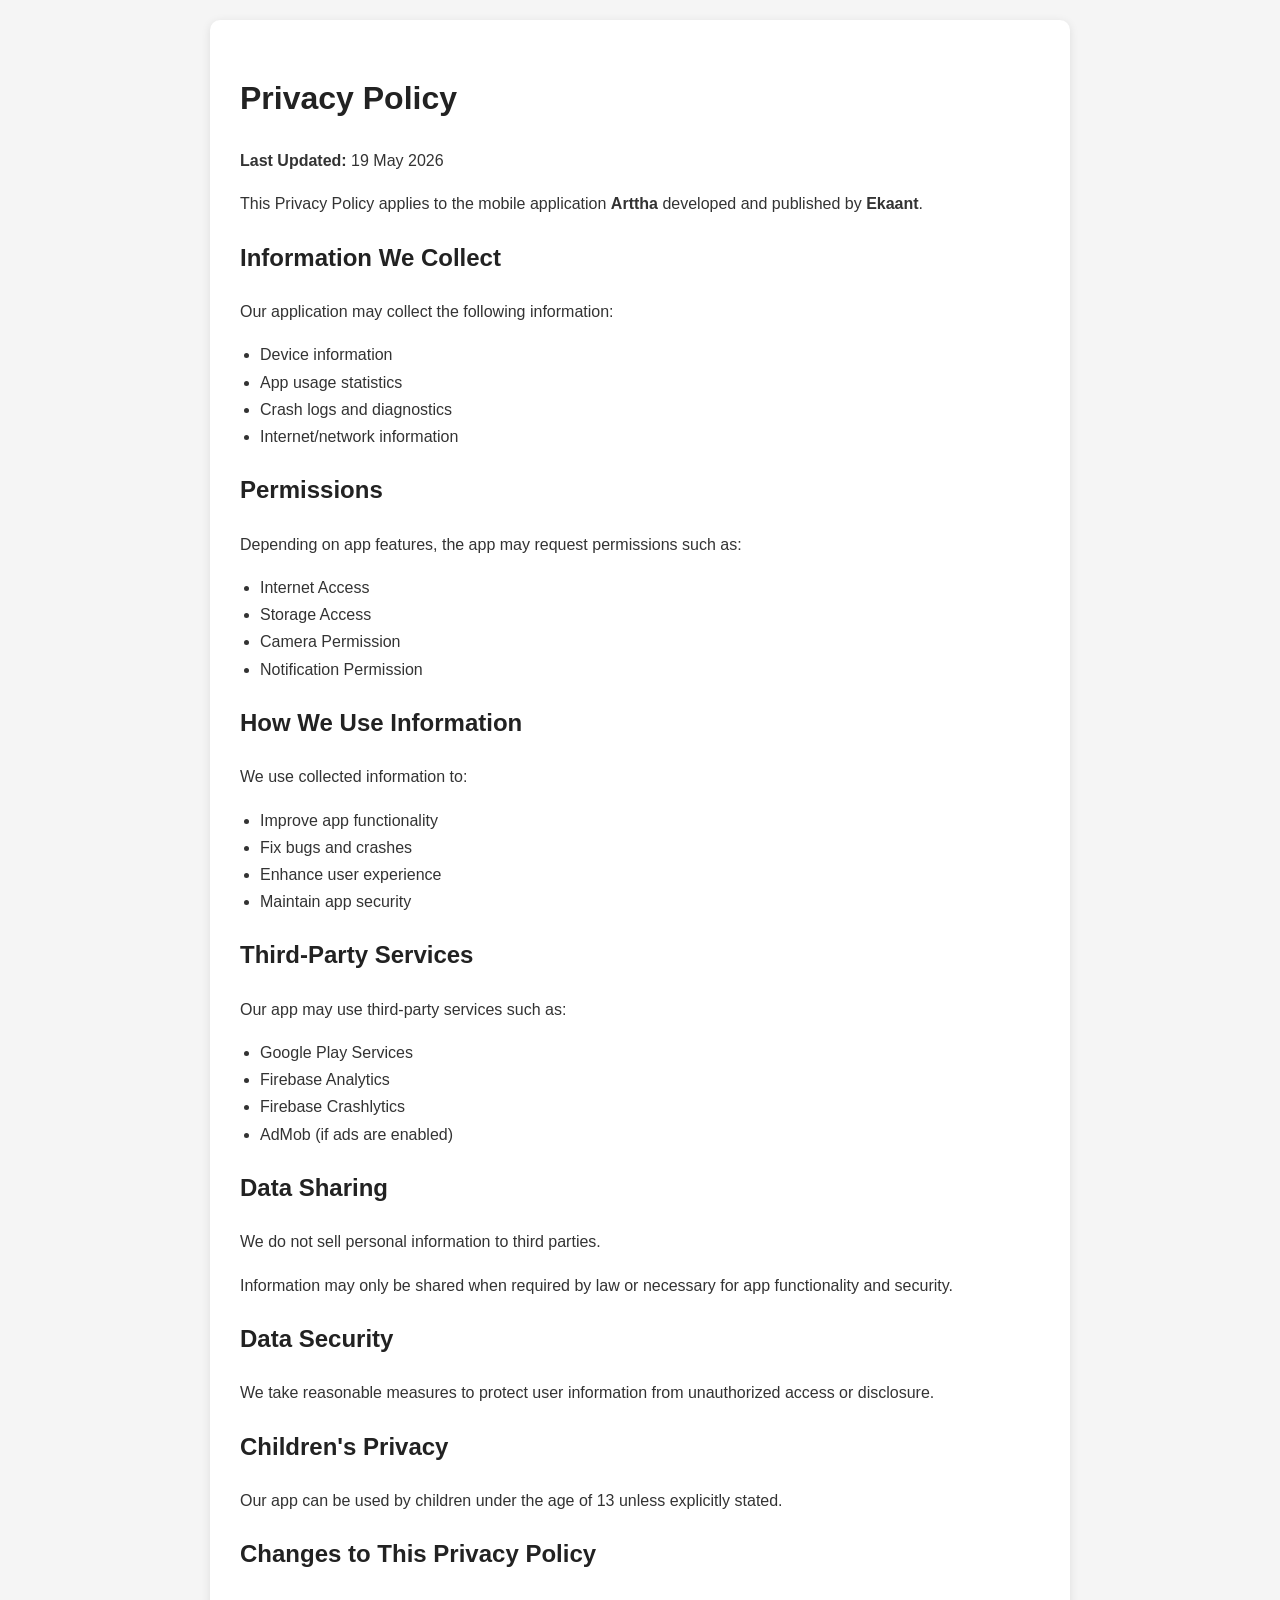
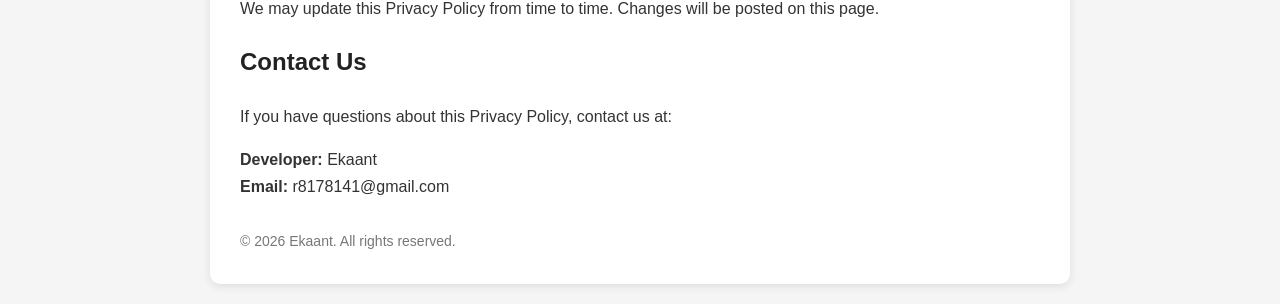
<file: appprivacy.html>
<!DOCTYPE html>
<html lang="en">
<head>
    <meta charset="UTF-8" />
    <meta name="viewport" content="width=device-width, initial-scale=1.0" />
    <title>Privacy Policy</title>

    <style>
        body {
            font-family: Arial, sans-serif;
            background: #f5f5f5;
            margin: 0;
            padding: 20px;
            color: #333;
            line-height: 1.7;
        }

        .container {
            max-width: 800px;
            margin: auto;
            background: #fff;
            padding: 30px;
            border-radius: 10px;
            box-shadow: 0 2px 10px rgba(0,0,0,0.1);
        }

        h1, h2 {
            color: #222;
        }

        p {
            margin-bottom: 15px;
        }

        ul {
            padding-left: 20px;
        }

        .footer {
            margin-top: 30px;
            font-size: 14px;
            color: #777;
        }

        code {
            background: #f0f0f0;
            padding: 2px 6px;
            border-radius: 4px;
        }
    </style>
</head>
<body>

    <div class="container">

        <h1>Privacy Policy</h1>

        <p><strong>Last Updated:</strong> 19 May 2026</p>

        <p>
            This Privacy Policy applies to the mobile application
            <strong>Arttha</strong> developed and published by
            <strong>Ekaant</strong>.
        </p>

        <h2>Information We Collect</h2>

        <p>Our application may collect the following information:</p>

        <ul>
            <li>Device information</li>
            <li>App usage statistics</li>
            <li>Crash logs and diagnostics</li>
            <li>Internet/network information</li>
        </ul>

        <h2>Permissions</h2>

        <p>
            Depending on app features, the app may request permissions such as:
        </p>

        <ul>
            <li>Internet Access</li>
            <li>Storage Access</li>
            <li>Camera Permission</li>
            <li>Notification Permission</li>
        </ul>

        <h2>How We Use Information</h2>

        <p>We use collected information to:</p>

        <ul>
            <li>Improve app functionality</li>
            <li>Fix bugs and crashes</li>
            <li>Enhance user experience</li>
            <li>Maintain app security</li>
        </ul>

        <h2>Third-Party Services</h2>

        <p>
            Our app may use third-party services such as:
        </p>

        <ul>
            <li>Google Play Services</li>
            <li>Firebase Analytics</li>
            <li>Firebase Crashlytics</li>
            <li>AdMob (if ads are enabled)</li>
        </ul>

        <h2>Data Sharing</h2>

        <p>
            We do not sell personal information to third parties.
        </p>

        <p>
            Information may only be shared when required by law
            or necessary for app functionality and security.
        </p>

        <h2>Data Security</h2>

        <p>
            We take reasonable measures to protect user information
            from unauthorized access or disclosure.
        </p>

        <h2>Children's Privacy</h2>

        <p>
            Our app can be used by children under the age of 13
            unless explicitly stated.
        </p>

        <h2>Changes to This Privacy Policy</h2>

        <p>
            We may update this Privacy Policy from time to time.
            Changes will be posted on this page.
        </p>

        <h2>Contact Us</h2>

        <p>
            If you have questions about this Privacy Policy,
            contact us at:
        </p>

        <p>
            <strong>Developer:</strong> Ekaant<br />
            <strong>Email:</strong> r8178141@gmail.com
        </p>

        <div class="footer">
            © 2026 Ekaant. All rights reserved.
        </div>

    </div>

</body>
</html>
</file>
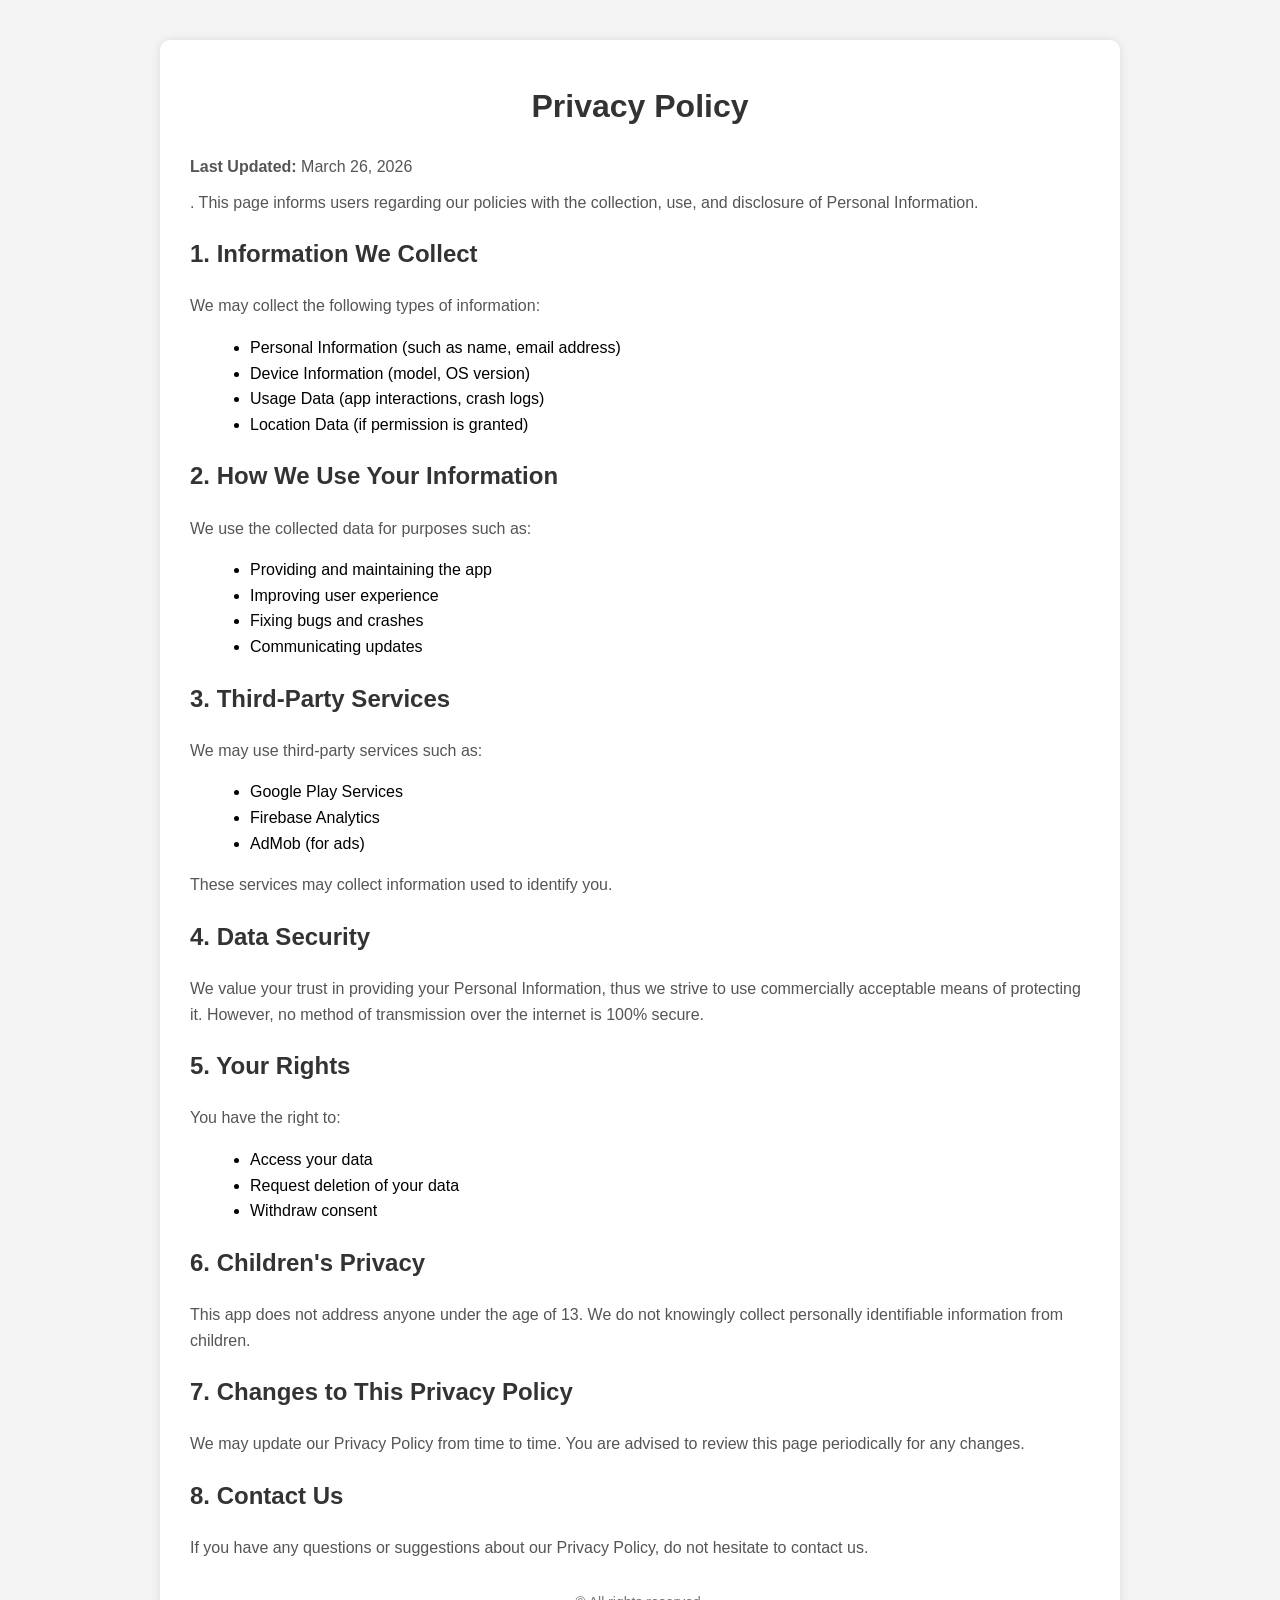
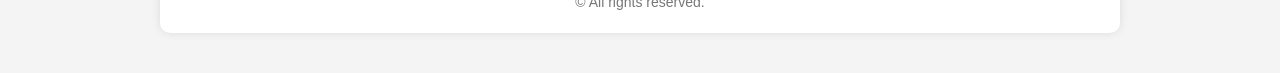
<file: privacy.html>
<!DOCTYPE html>
<html lang="en">
<head>
    <!-- Character encoding -->
    <meta charset="UTF-8">

    <!-- Mobile responsiveness -->
    <meta name="viewport" content="width=device-width, initial-scale=1.0">

    <!-- Page Title -->
    <title>Privacy Policy</title>

    <!-- Basic Styling -->
    <style>
        /* Reset default margin and padding */
        body {
            margin: 0;
            padding: 0;
            font-family: Arial, sans-serif;
            line-height: 1.6;
            background-color: #f4f4f4;
        }

        /* Container for content */
        .container {
            max-width: 900px;
            margin: 40px auto;
            background: #fff;
            padding: 20px 30px;
            border-radius: 10px;
            box-shadow: 0 0 10px rgba(0,0,0,0.1);
        }

        /* Headings styling */
        h1, h2 {
            color: #333;
        }

        h1 {
            text-align: center;
        }

        /* Paragraph spacing */
        p {
            margin: 10px 0;
            color: #555;
        }

        /* List styling */
        ul {
            margin-left: 20px;
        }

        /* Footer */
        footer {
            margin-top: 30px;
            text-align: center;
            font-size: 14px;
            color: #777;
        }
    </style>
</head>
<body>

<div class="container">

    <!-- Main Title -->
    <h1>Privacy Policy</h1>

    <!-- Last updated date -->
    <p><strong>Last Updated:</strong> March 26, 2026</p>

    <!-- Introduction -->
    <p>
        
        <strong></strong>. This page informs users regarding our policies
        with the collection, use, and disclosure of Personal Information.
    </p>

    <!-- Information Collection -->
    <h2>1. Information We Collect</h2>
    <p>We may collect the following types of information:</p>
    <ul>
        <li>Personal Information (such as name, email address)</li>
        <li>Device Information (model, OS version)</li>
        <li>Usage Data (app interactions, crash logs)</li>
        <li>Location Data (if permission is granted)</li>
    </ul>

    <!-- How data is used -->
    <h2>2. How We Use Your Information</h2>
    <p>We use the collected data for purposes such as:</p>
    <ul>
        <li>Providing and maintaining the app</li>
        <li>Improving user experience</li>
        <li>Fixing bugs and crashes</li>
        <li>Communicating updates</li>
    </ul>

    <!-- Third-party services -->
    <h2>3. Third-Party Services</h2>
    <p>
        We may use third-party services such as:
    </p>
    <ul>
        <li>Google Play Services</li>
        <li>Firebase Analytics</li>
        <li>AdMob (for ads)</li>
    </ul>

    <p>
        These services may collect information used to identify you.
    </p>

    <!-- Data security -->
    <h2>4. Data Security</h2>
    <p>
        We value your trust in providing your Personal Information, thus we strive
        to use commercially acceptable means of protecting it. However, no method
        of transmission over the internet is 100% secure.
    </p>

    <!-- User rights -->
    <h2>5. Your Rights</h2>
    <p>You have the right to:</p>
    <ul>
        <li>Access your data</li>
        <li>Request deletion of your data</li>
        <li>Withdraw consent</li>
    </ul>

    <!-- Children's privacy -->
    <h2>6. Children's Privacy</h2>
    <p>
        This app does not address anyone under the age of 13. We do not knowingly
        collect personally identifiable information from children.
    </p>

    <!-- Changes -->
    <h2>7. Changes to This Privacy Policy</h2>
    <p>
        We may update our Privacy Policy from time to time. You are advised to
        review this page periodically for any changes.
    </p>

    <!-- Contact info -->
    <h2>8. Contact Us</h2>
    <p>
        If you have any questions or suggestions about our Privacy Policy,
        do not hesitate to contact us.
    </p>

    <!-- Footer -->
    <footer>
        &copy; All rights reserved.
    </footer>

</div>

</body>
</html>
</file>
